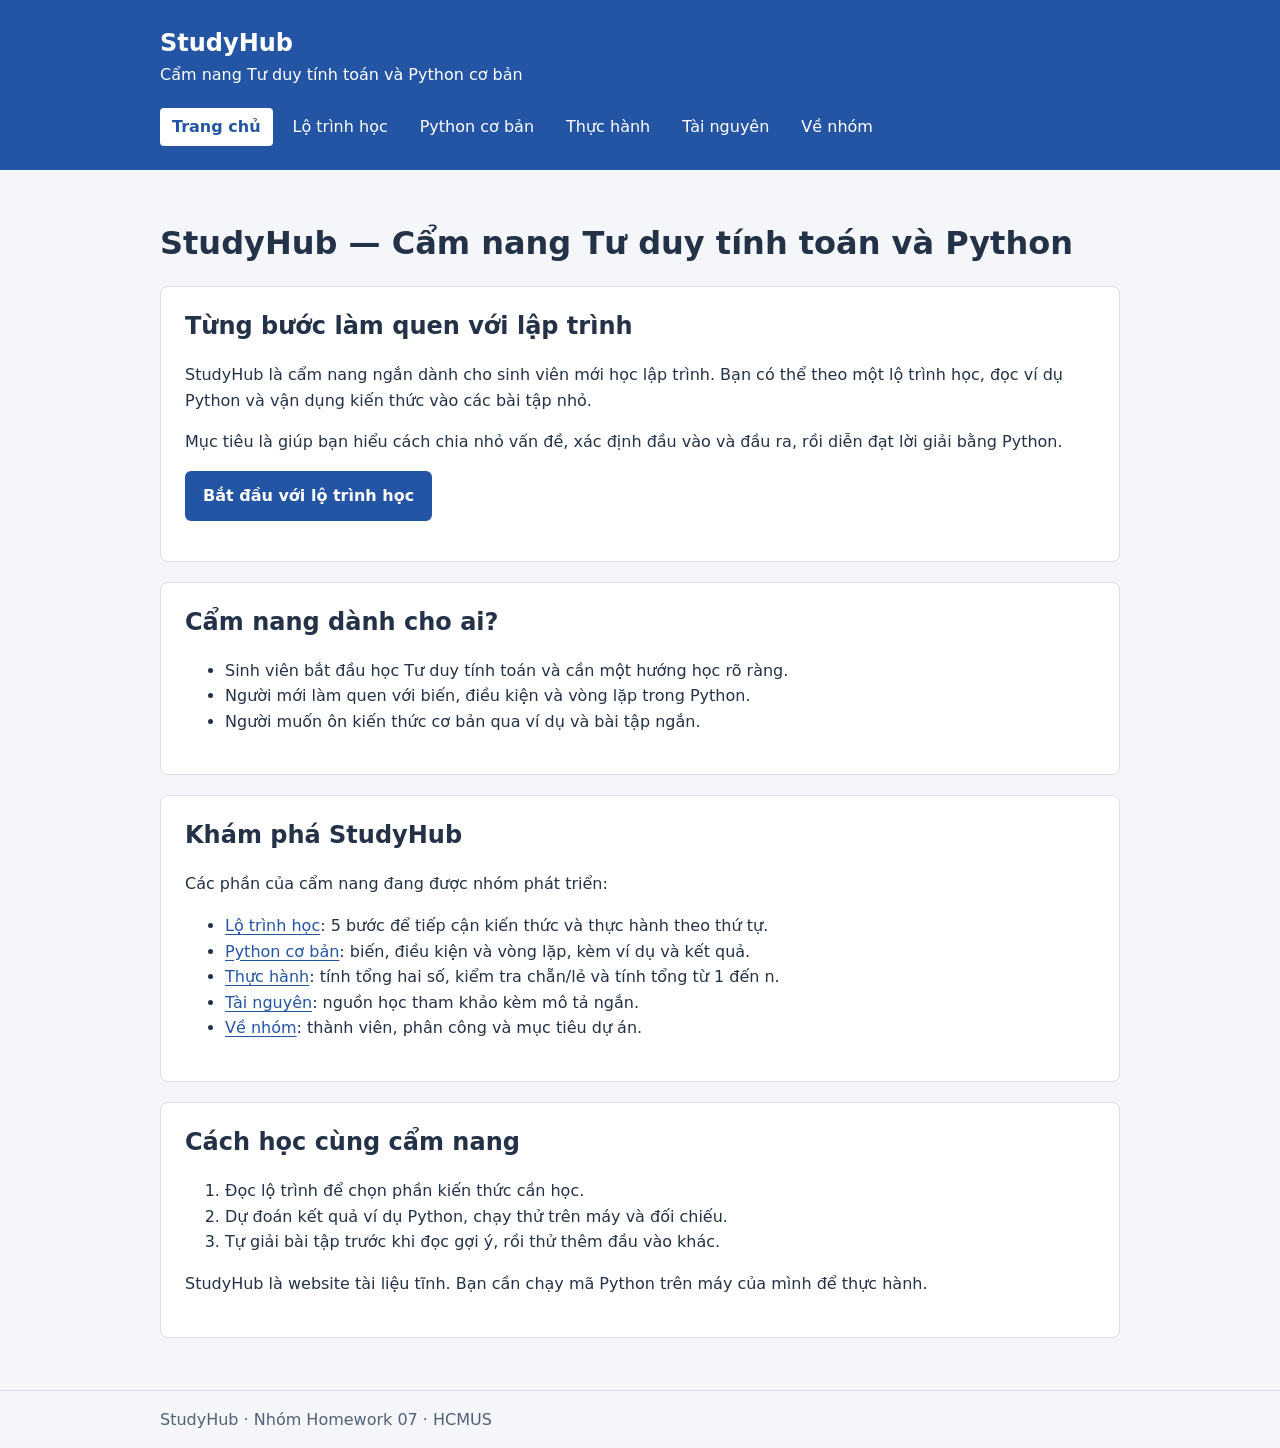
<file: index.html>
<!DOCTYPE html>
<html lang="vi">
<head>
  <meta charset="UTF-8">
  <meta name="viewport" content="width=device-width, initial-scale=1.0">
  <title>Trang chủ | StudyHub</title>
  <meta name="description" content="StudyHub giúp sinh viên mới học lập trình tiếp cận Tư duy tính toán và Python qua lộ trình, ví dụ và bài tập ngắn.">
  <link rel="stylesheet" href="assets/css/style.css">
</head>
<body>
  <header class="site-header">
    <div class="container">
      <p class="site-name">StudyHub</p>
      <p>Cẩm nang Tư duy tính toán và Python cơ bản</p>
      <nav class="site-nav" aria-label="Điều hướng chính">
        <ul>
          <li><a href="index.html" aria-current="page">Trang chủ</a></li>
          <li><a href="roadmap.html">Lộ trình học</a></li>
          <li><a href="python.html">Python cơ bản</a></li>
          <li><a href="practice.html">Thực hành</a></li>
          <li><a href="resources.html">Tài nguyên</a></li>
          <li><a href="about.html">Về nhóm</a></li>
        </ul>
      </nav>
    </div>
  </header>

  <main id="main-content" class="container">
    <h1>StudyHub — Cẩm nang Tư duy tính toán và Python</h1>
    <section class="panel" aria-labelledby="introduction">
      <h2 id="introduction">Từng bước làm quen với lập trình</h2>
      <p>StudyHub là cẩm nang ngắn dành cho sinh viên mới học lập trình. Bạn có thể theo một lộ trình học, đọc ví dụ Python và vận dụng kiến thức vào các bài tập nhỏ.</p>
      <p>Mục tiêu là giúp bạn hiểu cách chia nhỏ vấn đề, xác định đầu vào và đầu ra, rồi diễn đạt lời giải bằng Python.</p>
      <p><a class="button" href="roadmap.html">Bắt đầu với lộ trình học</a></p>
    </section>

    <section class="panel" aria-labelledby="audience">
      <h2 id="audience">Cẩm nang dành cho ai?</h2>
      <ul>
        <li>Sinh viên bắt đầu học Tư duy tính toán và cần một hướng học rõ ràng.</li>
        <li>Người mới làm quen với biến, điều kiện và vòng lặp trong Python.</li>
        <li>Người muốn ôn kiến thức cơ bản qua ví dụ và bài tập ngắn.</li>
      </ul>
    </section>

    <section class="panel" aria-labelledby="explore">
      <h2 id="explore">Khám phá StudyHub</h2>
      <p>Các phần của cẩm nang đang được nhóm phát triển:</p>
      <ul>
        <li><a href="roadmap.html">Lộ trình học</a>: 5 bước để tiếp cận kiến thức và thực hành theo thứ tự.</li>
        <li><a href="python.html">Python cơ bản</a>: biến, điều kiện và vòng lặp, kèm ví dụ và kết quả.</li>
        <li><a href="practice.html">Thực hành</a>: tính tổng hai số, kiểm tra chẵn/lẻ và tính tổng từ 1 đến n.</li>
        <li><a href="resources.html">Tài nguyên</a>: nguồn học tham khảo kèm mô tả ngắn.</li>
        <li><a href="about.html">Về nhóm</a>: thành viên, phân công và mục tiêu dự án.</li>
      </ul>
    </section>

    <section class="panel" aria-labelledby="learning-guide">
      <h2 id="learning-guide">Cách học cùng cẩm nang</h2>
      <ol>
        <li>Đọc lộ trình để chọn phần kiến thức cần học.</li>
        <li>Dự đoán kết quả ví dụ Python, chạy thử trên máy và đối chiếu.</li>
        <li>Tự giải bài tập trước khi đọc gợi ý, rồi thử thêm đầu vào khác.</li>
      </ol>
      <p>StudyHub là website tài liệu tĩnh. Bạn cần chạy mã Python trên máy của mình để thực hành.</p>
    </section>
  </main>

  <footer class="site-footer">
    <div class="container">
      <p>StudyHub · Nhóm Homework 07 · HCMUS</p>
    </div>
  </footer>
</body>
</html>
</file>
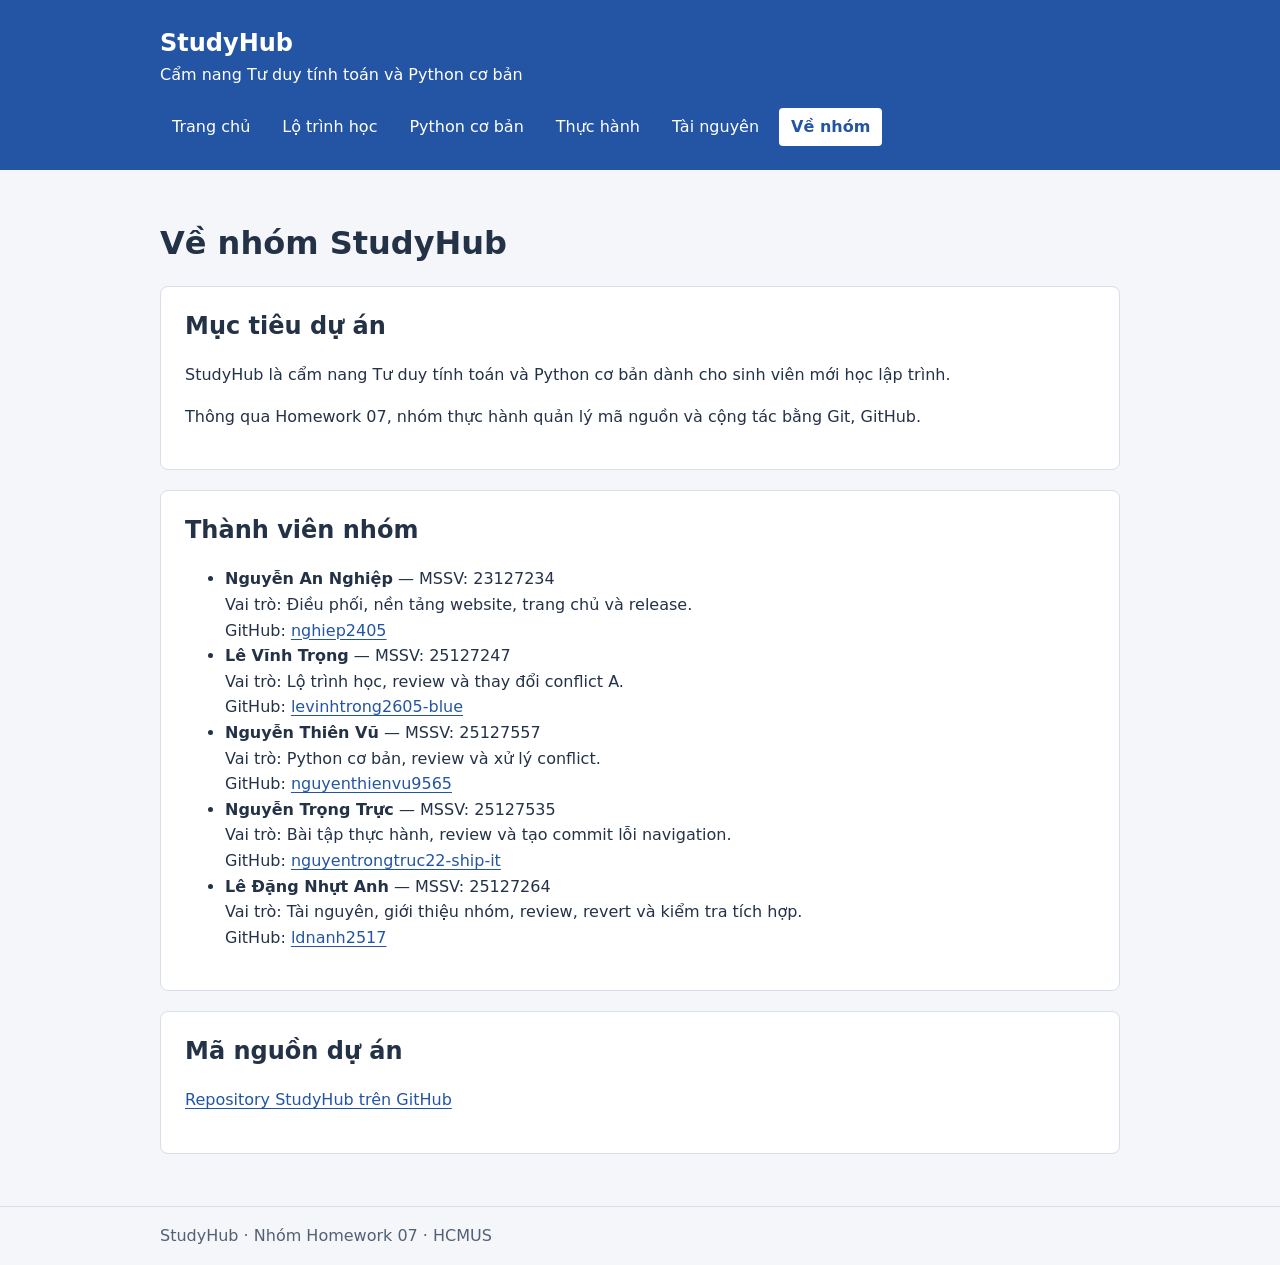
<file: about.html>
<!DOCTYPE html>
<html lang="vi">
<head>
  <meta charset="UTF-8">
  <meta name="viewport" content="width=device-width, initial-scale=1.0">
  <title>Về nhóm | StudyHub</title>
  <link rel="stylesheet" href="assets/css/style.css">
</head>
<body>
  <header class="site-header">
    <div class="container">
      <p class="site-name">StudyHub</p>
      <p>Cẩm nang Tư duy tính toán và Python cơ bản</p>
      <nav class="site-nav" aria-label="Điều hướng chính">
        <ul>
          <li><a href="index.html">Trang chủ</a></li>
          <li><a href="roadmap.html">Lộ trình học</a></li>
          <li><a href="python.html">Python cơ bản</a></li>
          <li><a href="practice.html">Thực hành</a></li>
          <li><a href="resources.html">Tài nguyên</a></li>
          <li><a href="about.html" aria-current="page">Về nhóm</a></li>
        </ul>
      </nav>
    </div>
  </header>

  <main id="main-content" class="container">
    <h1>Về nhóm StudyHub</h1>
    <section class="panel" aria-labelledby="project-goal">
      <h2 id="project-goal">Mục tiêu dự án</h2>
      <p>StudyHub là cẩm nang Tư duy tính toán và Python cơ bản dành cho sinh viên mới học lập trình.</p>
      <p>Thông qua Homework 07, nhóm thực hành quản lý mã nguồn và cộng tác bằng Git, GitHub.</p>
    </section>
    <section class="panel" aria-labelledby="team-members">
      <h2 id="team-members">Thành viên nhóm</h2>
      <ul>
        <li>
          <strong>Nguyễn An Nghiệp</strong> — MSSV: 23127234<br>
          Vai trò: Điều phối, nền tảng website, trang chủ và release.<br>
          GitHub: <a href="https://github.com/nghiep2405">nghiep2405</a>
        </li>
        <li>
          <strong>Lê Vĩnh Trọng</strong> — MSSV: 25127247<br>
          Vai trò: Lộ trình học, review và thay đổi conflict A.<br>
          GitHub: <a href="https://github.com/levinhtrong2605-blue">levinhtrong2605-blue</a>
        </li>
        <li>
          <strong>Nguyễn Thiên Vũ</strong> — MSSV: 25127557<br>
          Vai trò: Python cơ bản, review và xử lý conflict.<br>
          GitHub: <a href="https://github.com/nguyenthienvu9565">nguyenthienvu9565</a>
        </li>
        <li>
          <strong>Nguyễn Trọng Trực</strong> — MSSV: 25127535<br>
          Vai trò: Bài tập thực hành, review và tạo commit lỗi navigation.<br>
          GitHub: <a href="https://github.com/nguyentrongtruc22-ship-it">nguyentrongtruc22-ship-it</a>
        </li>
        <li>
          <strong>Lê Đặng Nhựt Anh</strong> — MSSV: 25127264<br>
          Vai trò: Tài nguyên, giới thiệu nhóm, review, revert và kiểm tra tích hợp.<br>
          GitHub: <a href="https://github.com/ldnanh2517">ldnanh2517</a>
        </li>
      </ul>
    </section>
    <section class="panel" aria-labelledby="project-link">
      <h2 id="project-link">Mã nguồn dự án</h2>
      <p><a href="https://github.com/nghiep2405/HOMEWORK-TDTT-GIT">Repository StudyHub trên GitHub</a></p>
    </section>
  </main>

  <footer class="site-footer">
    <div class="container">
      <p>StudyHub · Nhóm Homework 07 · HCMUS</p>
    </div>
  </footer>
</body>
</html>
</file>
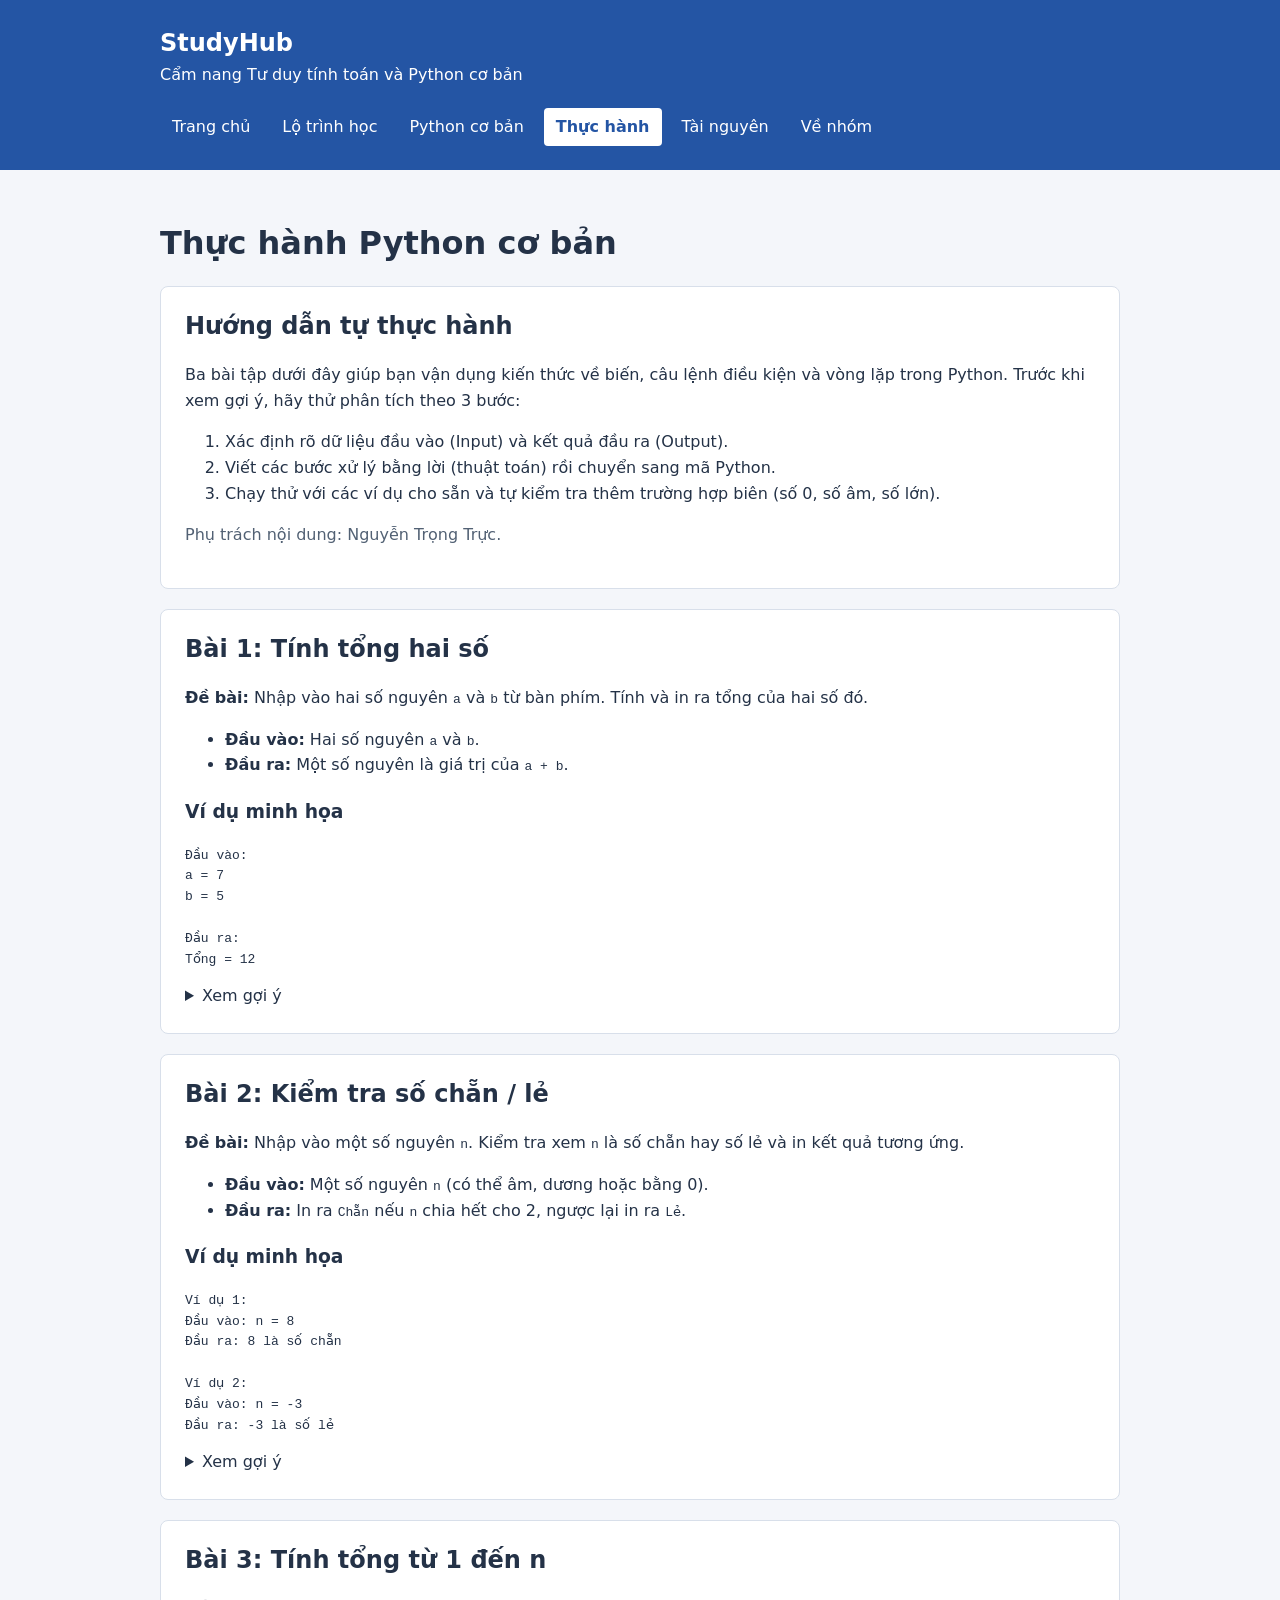
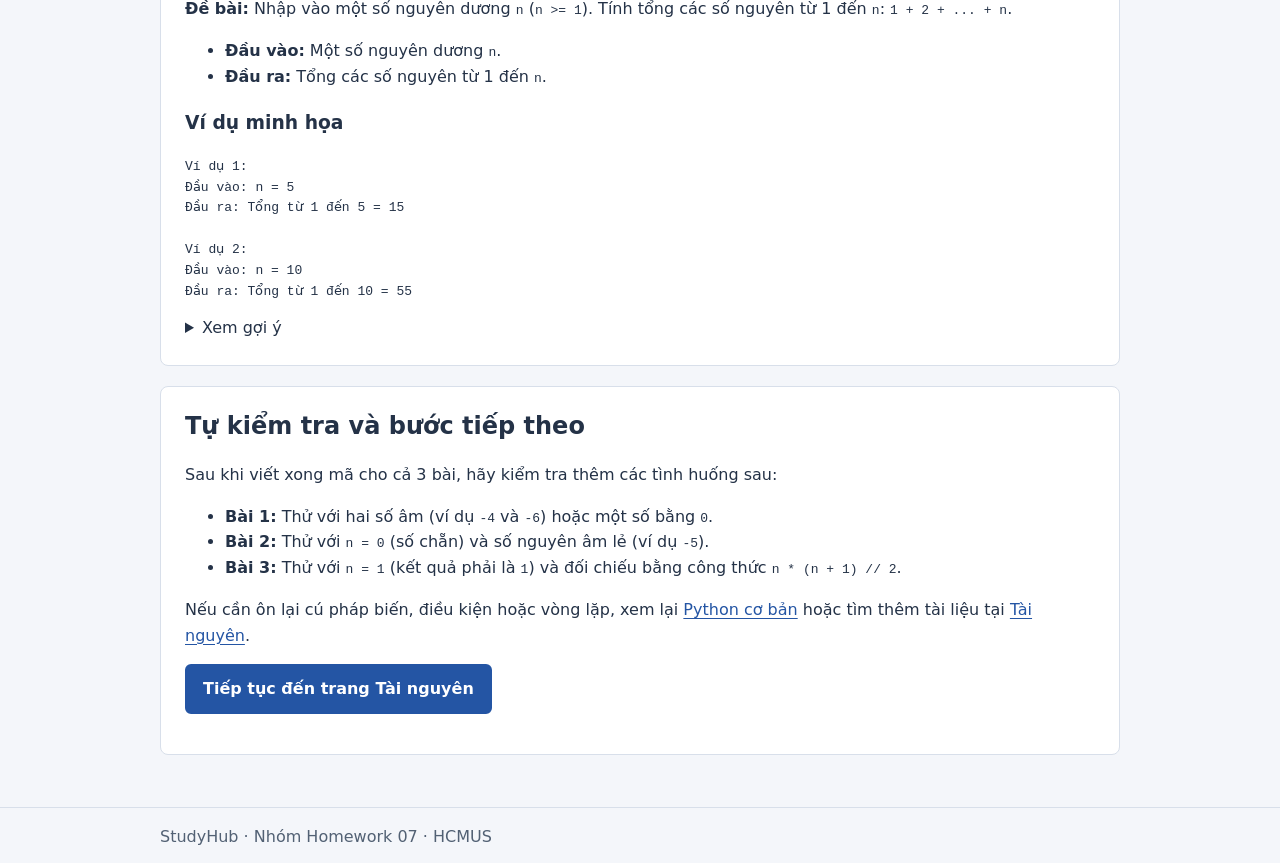
<file: practice.html>
<!DOCTYPE html>
<html lang="vi">
<head>
  <meta charset="UTF-8">
  <meta name="viewport" content="width=device-width, initial-scale=1.0">
  <title>Thực hành | StudyHub</title>
  <meta name="description" content="Ba bài tập Python cơ bản kèm ví dụ đầu vào, đầu ra và gợi ý tư duy giải quyết vấn đề dành cho sinh viên mới bắt đầu.">
  <link rel="stylesheet" href="assets/css/style.css">
</head>
<body>
  <header class="site-header">
    <div class="container">
      <p class="site-name">StudyHub</p>
      <p>Cẩm nang Tư duy tính toán và Python cơ bản</p>
      <nav class="site-nav" aria-label="Điều hướng chính">
        <ul>
          <li><a href="index.html">Trang chủ</a></li>
          <li><a href="roadmap.html">Lộ trình học</a></li>
          <li><a href="python.html">Python cơ bản</a></li>
          <li><a href="practice.html" aria-current="page">Thực hành</a></li>
          <li><a href="resources.html">Tài nguyên</a></li>
          <li><a href="about.html">Về nhóm</a></li>
        </ul>
      </nav>
    </div>
  </header>

  <main id="main-content" class="container">
    <h1>Thực hành Python cơ bản</h1>

    <section class="panel" aria-labelledby="practice-intro">
      <h2 id="practice-intro">Hướng dẫn tự thực hành</h2>
      <p>Ba bài tập dưới đây giúp bạn vận dụng kiến thức về biến, câu lệnh điều kiện và vòng lặp trong Python. Trước khi xem gợi ý, hãy thử phân tích theo 3 bước:</p>
      <ol>
        <li>Xác định rõ dữ liệu đầu vào (Input) và kết quả đầu ra (Output).</li>
        <li>Viết các bước xử lý bằng lời (thuật toán) rồi chuyển sang mã Python.</li>
        <li>Chạy thử với các ví dụ cho sẵn và tự kiểm tra thêm trường hợp biên (số 0, số âm, số lớn).</li>
      </ol>
      <p class="page-owner">Phụ trách nội dung: Nguyễn Trọng Trực.</p>
    </section>

    <section class="panel" aria-labelledby="exercise-1">
      <h2 id="exercise-1">Bài 1: Tính tổng hai số</h2>
      <p><strong>Đề bài:</strong> Nhập vào hai số nguyên <code>a</code> và <code>b</code> từ bàn phím. Tính và in ra tổng của hai số đó.</p>
      <ul>
        <li><strong>Đầu vào:</strong> Hai số nguyên <code>a</code> và <code>b</code>.</li>
        <li><strong>Đầu ra:</strong> Một số nguyên là giá trị của <code>a + b</code>.</li>
      </ul>
      <h3>Ví dụ minh họa</h3>
      <pre><code>Đầu vào:
a = 7
b = 5

Đầu ra:
Tổng = 12</code></pre>
      <details>
        <summary>Xem gợi ý</summary>
        <p>Dùng <code>int(input())</code> để đọc và chuyển đổi dữ liệu nhập từ chuỗi (<code>str</code>) sang số nguyên (<code>int</code>), sau đó tính <code>tong = a + b</code> và dùng <code>print()</code> để hiển thị kết quả.</p>
      </details>
    </section>

    <section class="panel" aria-labelledby="exercise-2">
      <h2 id="exercise-2">Bài 2: Kiểm tra số chẵn / lẻ</h2>
      <p><strong>Đề bài:</strong> Nhập vào một số nguyên <code>n</code>. Kiểm tra xem <code>n</code> là số chẵn hay số lẻ và in kết quả tương ứng.</p>
      <ul>
        <li><strong>Đầu vào:</strong> Một số nguyên <code>n</code> (có thể âm, dương hoặc bằng 0).</li>
        <li><strong>Đầu ra:</strong> In ra <code>Chẵn</code> nếu <code>n</code> chia hết cho 2, ngược lại in ra <code>Lẻ</code>.</li>
      </ul>
      <h3>Ví dụ minh họa</h3>
      <pre><code>Ví dụ 1:
Đầu vào: n = 8
Đầu ra: 8 là số chẵn

Ví dụ 2:
Đầu vào: n = -3
Đầu ra: -3 là số lẻ</code></pre>
      <details>
        <summary>Xem gợi ý</summary>
        <p>Sử dụng toán tử chia lấy dư <code>%</code> kết hợp câu lệnh <code>if ... else</code>: nếu <code>n % 2 == 0</code> thì <code>n</code> là số chẵn, ngược lại là số lẻ.</p>
      </details>
    </section>

    <section class="panel" aria-labelledby="exercise-3">
      <h2 id="exercise-3">Bài 3: Tính tổng từ 1 đến n</h2>
      <p><strong>Đề bài:</strong> Nhập vào một số nguyên dương <code>n</code> (<code>n &gt;= 1</code>). Tính tổng các số nguyên từ 1 đến <code>n</code>: <code>1 + 2 + ... + n</code>.</p>
      <ul>
        <li><strong>Đầu vào:</strong> Một số nguyên dương <code>n</code>.</li>
        <li><strong>Đầu ra:</strong> Tổng các số nguyên từ 1 đến <code>n</code>.</li>
      </ul>
      <h3>Ví dụ minh họa</h3>
      <pre><code>Ví dụ 1:
Đầu vào: n = 5
Đầu ra: Tổng từ 1 đến 5 = 15

Ví dụ 2:
Đầu vào: n = 10
Đầu ra: Tổng từ 1 đến 10 = 55</code></pre>
      <details>
        <summary>Xem gợi ý</summary>
        <p>Khởi tạo biến <code>tong = 0</code>, dùng vòng lặp <code>for i in range(1, n + 1):</code> và cộng dồn <code>tong += i</code>. Lưu ý <code>range(1, n + 1)</code> dừng trước <code>n + 1</code> nên sẽ chạy đủ từ 1 đến <code>n</code>.</p>
      </details>
    </section>

    <section class="panel" aria-labelledby="self-check">
      <h2 id="self-check">Tự kiểm tra và bước tiếp theo</h2>
      <p>Sau khi viết xong mã cho cả 3 bài, hãy kiểm tra thêm các tình huống sau:</p>
      <ul>
        <li><strong>Bài 1:</strong> Thử với hai số âm (ví dụ <code>-4</code> và <code>-6</code>) hoặc một số bằng <code>0</code>.</li>
        <li><strong>Bài 2:</strong> Thử với <code>n = 0</code> (số chẵn) và số nguyên âm lẻ (ví dụ <code>-5</code>).</li>
        <li><strong>Bài 3:</strong> Thử với <code>n = 1</code> (kết quả phải là <code>1</code>) và đối chiếu bằng công thức <code>n * (n + 1) // 2</code>.</li>
      </ul>
      <p>Nếu cần ôn lại cú pháp biến, điều kiện hoặc vòng lặp, xem lại <a href="python.html">Python cơ bản</a> hoặc tìm thêm tài liệu tại <a href="resources.html">Tài nguyên</a>.</p>
      <p><a class="button" href="resources.html">Tiếp tục đến trang Tài nguyên</a></p>
    </section>
  </main>

  <footer class="site-footer">
    <div class="container">
      <p>StudyHub · Nhóm Homework 07 · HCMUS</p>
    </div>
  </footer>
</body>
</html>
</file>
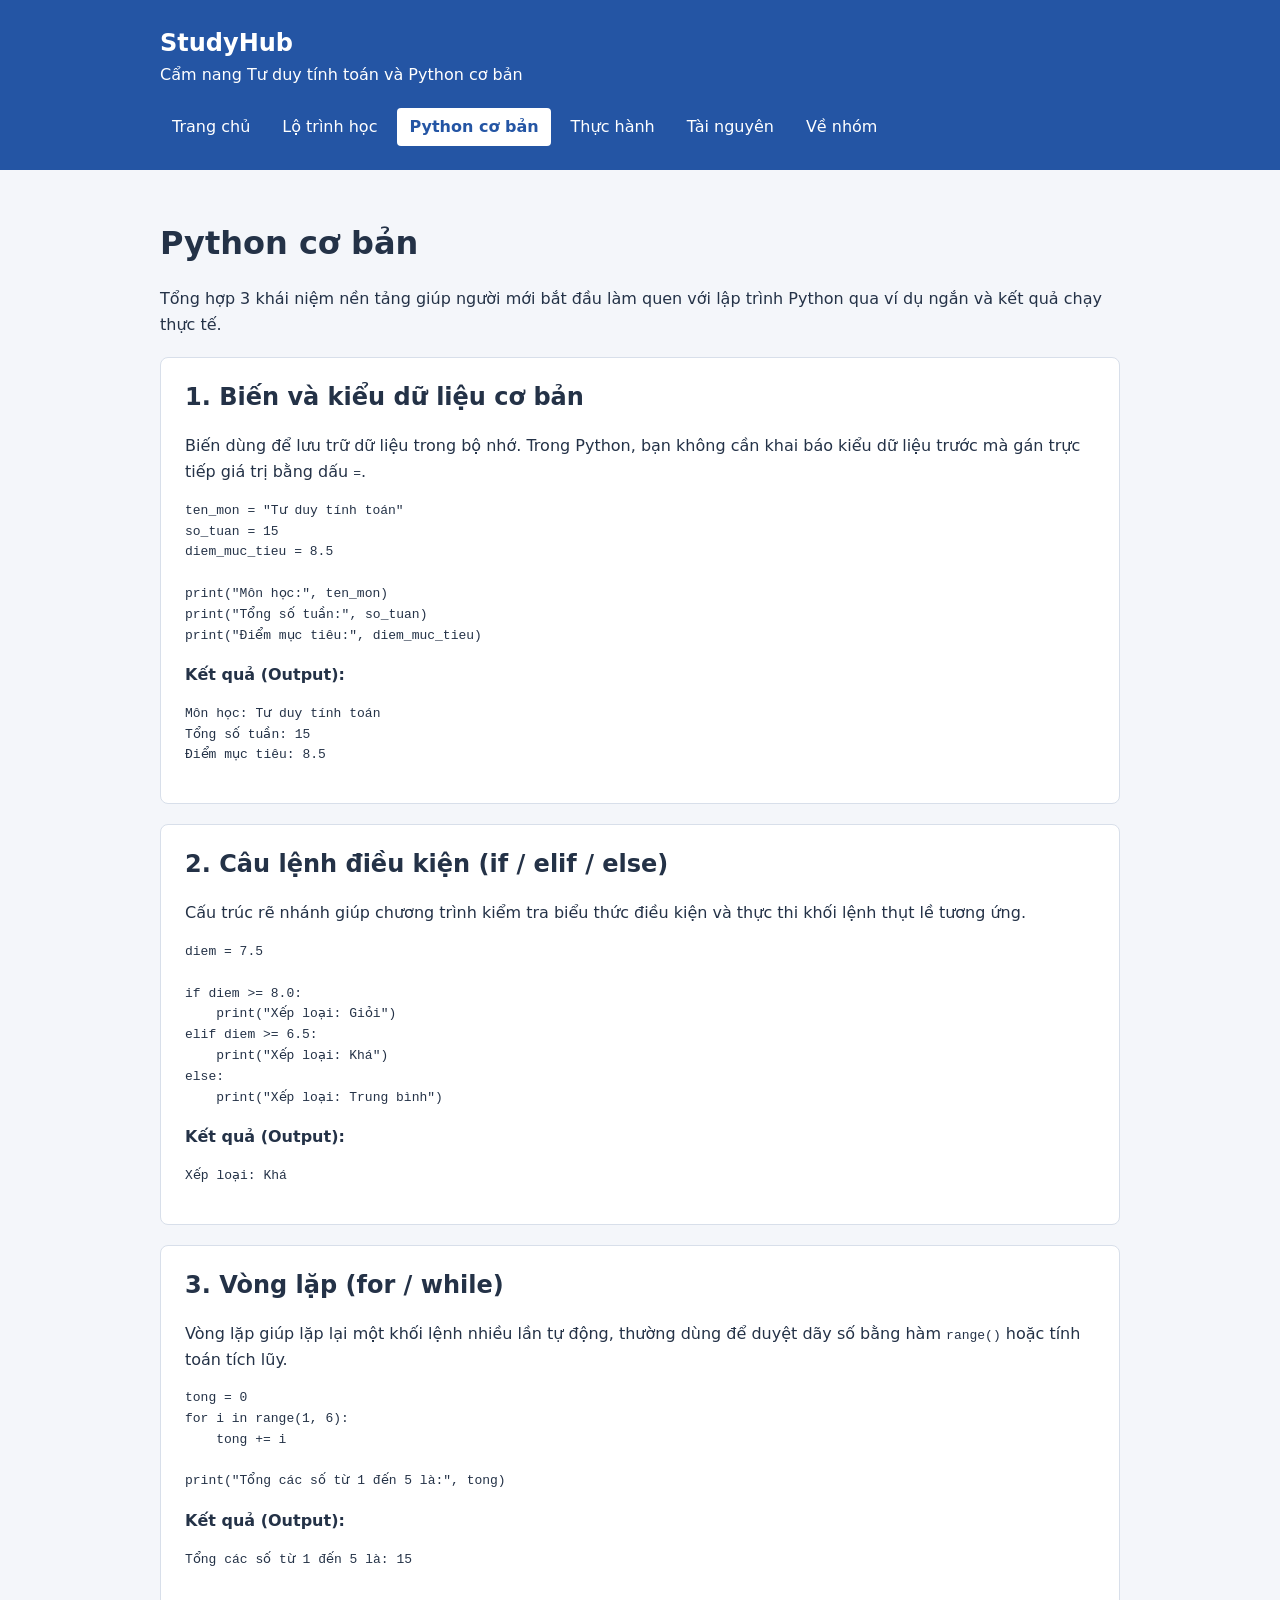
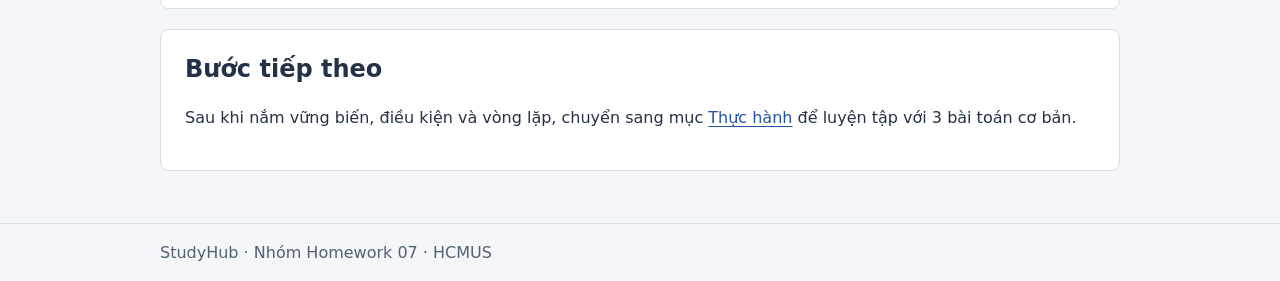
<file: python.html>
<!DOCTYPE html>
<html lang="vi">
<head>
  <meta charset="UTF-8">
  <meta name="viewport" content="width=device-width, initial-scale=1.0">
  <title>Python cơ bản | StudyHub</title>
  <link rel="stylesheet" href="assets/css/style.css">
</head>
<body>
  <header class="site-header">
    <div class="container">
      <p class="site-name">StudyHub</p>
      <p>Cẩm nang Tư duy tính toán và Python cơ bản</p>
      <nav class="site-nav" aria-label="Điều hướng chính">
        <ul>
          <li><a href="index.html">Trang chủ</a></li>
          <li><a href="roadmap.html">Lộ trình học</a></li>
          <li><a href="python.html" aria-current="page">Python cơ bản</a></li>
          <li><a href="practice.html">Thực hành</a></li>
          <li><a href="resources.html">Tài nguyên</a></li>
          <li><a href="about.html">Về nhóm</a></li>
        </ul>
      </nav>
    </div>
  </header>

  <main id="main-content" class="container">
    <h1>Python cơ bản</h1>
    <p>Tổng hợp 3 khái niệm nền tảng giúp người mới bắt đầu làm quen với lập trình Python qua ví dụ ngắn và kết quả chạy thực tế.</p>

    <section class="panel" aria-labelledby="variables">
      <h2 id="variables">1. Biến và kiểu dữ liệu cơ bản</h2>
      <p>Biến dùng để lưu trữ dữ liệu trong bộ nhớ. Trong Python, bạn không cần khai báo kiểu dữ liệu trước mà gán trực tiếp giá trị bằng dấu <code>=</code>.</p>
      <pre><code>ten_mon = "Tư duy tính toán"
so_tuan = 15
diem_muc_tieu = 8.5

print("Môn học:", ten_mon)
print("Tổng số tuần:", so_tuan)
print("Điểm mục tiêu:", diem_muc_tieu)</code></pre>
      <p><strong>Kết quả (Output):</strong></p>
      <pre><code>Môn học: Tư duy tính toán
Tổng số tuần: 15
Điểm mục tiêu: 8.5</code></pre>
    </section>

    <section class="panel" aria-labelledby="conditions">
      <h2 id="conditions">2. Câu lệnh điều kiện (if / elif / else)</h2>
      <p>Cấu trúc rẽ nhánh giúp chương trình kiểm tra biểu thức điều kiện và thực thi khối lệnh thụt lề tương ứng.</p>
      <pre><code>diem = 7.5

if diem >= 8.0:
    print("Xếp loại: Giỏi")
elif diem >= 6.5:
    print("Xếp loại: Khá")
else:
    print("Xếp loại: Trung bình")</code></pre>
      <p><strong>Kết quả (Output):</strong></p>
      <pre><code>Xếp loại: Khá</code></pre>
    </section>

    <section class="panel" aria-labelledby="loops">
      <h2 id="loops">3. Vòng lặp (for / while)</h2>
      <p>Vòng lặp giúp lặp lại một khối lệnh nhiều lần tự động, thường dùng để duyệt dãy số bằng hàm <code>range()</code> hoặc tính toán tích lũy.</p>
      <pre><code>tong = 0
for i in range(1, 6):
    tong += i

print("Tổng các số từ 1 đến 5 là:", tong)</code></pre>
      <p><strong>Kết quả (Output):</strong></p>
      <pre><code>Tổng các số từ 1 đến 5 là: 15</code></pre>
    </section>

    <section class="panel" aria-labelledby="next-step">
      <h2 id="next-step">Bước tiếp theo</h2>
      <p>Sau khi nắm vững biến, điều kiện và vòng lặp, chuyển sang mục <a href="practice.html">Thực hành</a> để luyện tập với 3 bài toán cơ bản.</p>
    </section>
  </main>

  <footer class="site-footer">
    <div class="container">
      <p>StudyHub · Nhóm Homework 07 · HCMUS</p>
    </div>
  </footer>
</body>
</html>
</file>
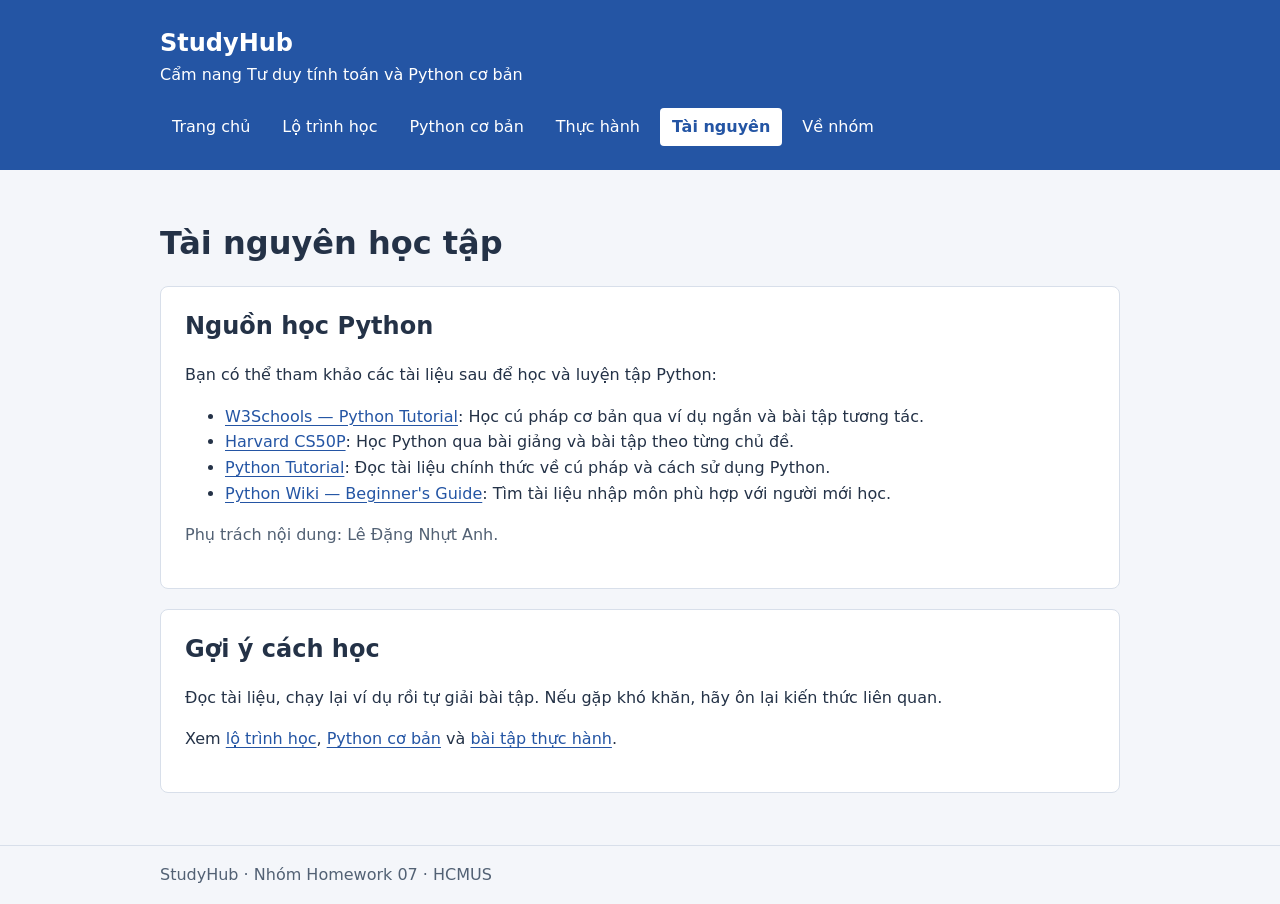
<file: resources.html>
<!DOCTYPE html>
<html lang="vi">
<head>
  <meta charset="UTF-8">
  <meta name="viewport" content="width=device-width, initial-scale=1.0">
  <title>Tài nguyên | StudyHub</title>
  <link rel="stylesheet" href="assets/css/style.css">
</head>
<body>
  <header class="site-header">
    <div class="container">
      <p class="site-name">StudyHub</p>
      <p>Cẩm nang Tư duy tính toán và Python cơ bản</p>
      <nav class="site-nav" aria-label="Điều hướng chính">
        <ul>
          <li><a href="index.html">Trang chủ</a></li>
          <li><a href="roadmap.html">Lộ trình học</a></li>
          <li><a href="python.html">Python cơ bản</a></li>
          <li><a href="practice.html">Thực hành</a></li>
          <li><a href="resources.html" aria-current="page">Tài nguyên</a></li>
          <li><a href="about.html">Về nhóm</a></li>
        </ul>
      </nav>
    </div>
  </header>

  <main id="main-content" class="container">
    <h1>Tài nguyên học tập</h1>
    <section class="panel" aria-labelledby="resource-list">
      <h2 id="resource-list">Nguồn học Python</h2>
      <p>Bạn có thể tham khảo các tài liệu sau để học và luyện tập Python:</p>
      <ul>
        <li><a href="https://www.w3schools.com/python/">W3Schools — Python Tutorial</a>: Học cú pháp cơ bản qua ví dụ ngắn và bài tập tương tác.</li>
        <li><a href="https://cs50.harvard.edu/python/">Harvard CS50P</a>: Học Python qua bài giảng và bài tập theo từng chủ đề.</li>
        <li><a href="https://docs.python.org/3/tutorial/">Python Tutorial</a>: Đọc tài liệu chính thức về cú pháp và cách sử dụng Python.</li>
        <li><a href="https://wiki.python.org/moin/BeginnersGuide">Python Wiki — Beginner's Guide</a>: Tìm tài liệu nhập môn phù hợp với người mới học.</li>
      </ul>
      <p class="page-owner">Phụ trách nội dung: Lê Đặng Nhựt Anh.</p>
    </section>
    <section class="panel" aria-labelledby="next-step">
      <h2 id="next-step">Gợi ý cách học</h2>
      <p>Đọc tài liệu, chạy lại ví dụ rồi tự giải bài tập. Nếu gặp khó khăn, hãy ôn lại kiến thức liên quan.</p>
      <p>Xem <a href="roadmap.html">lộ trình học</a>, <a href="python.html">Python cơ bản</a> và <a href="practice.html">bài tập thực hành</a>.</p>
    </section>
  </main>

  <footer class="site-footer">
    <div class="container">
      <p>StudyHub · Nhóm Homework 07 · HCMUS</p>
    </div>
  </footer>
</body>
</html>
</file>
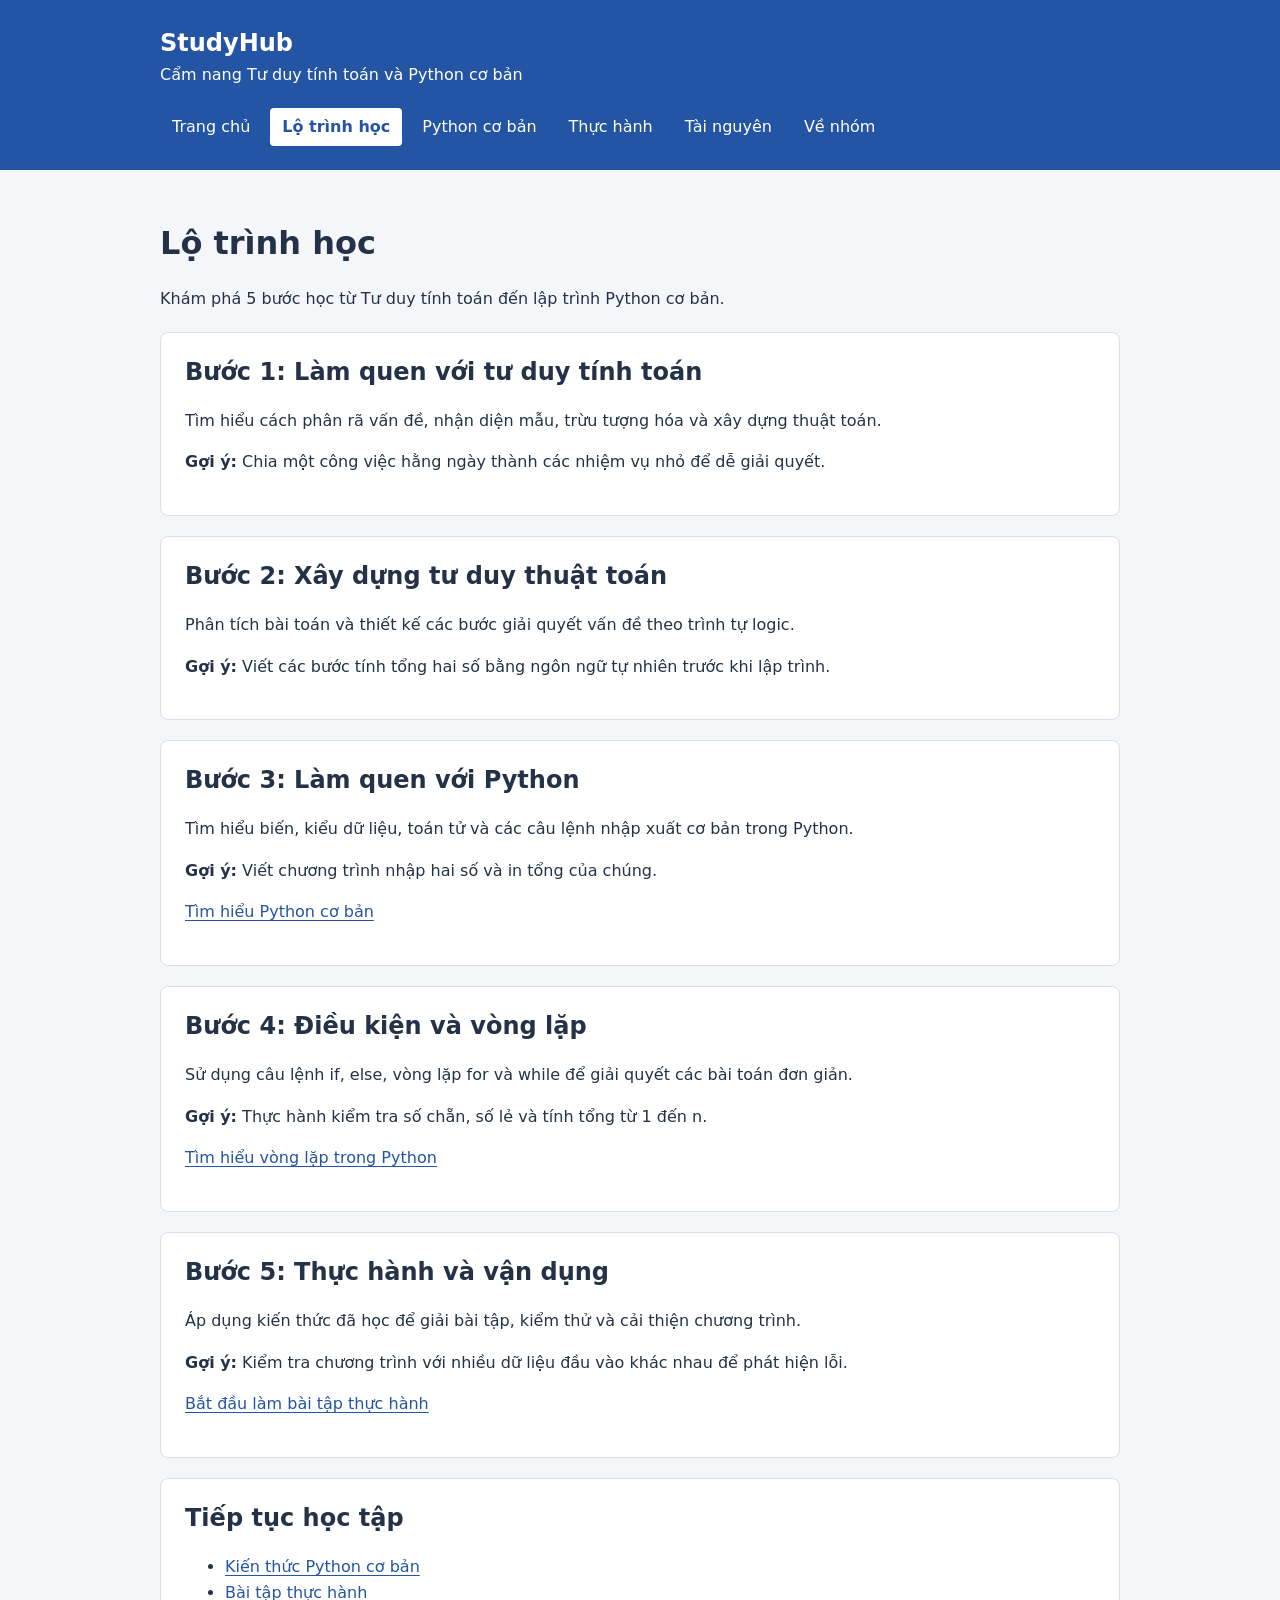
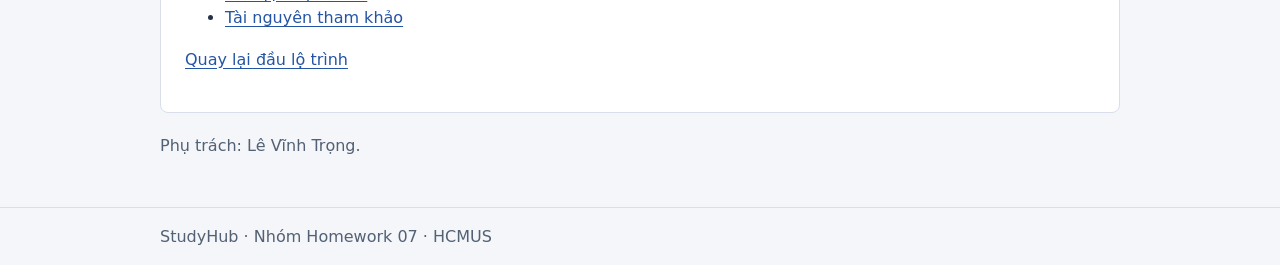
<file: roadmap.html>
<!DOCTYPE html>
<html lang="vi">
<head>
  <meta charset="UTF-8">
  <meta name="viewport" content="width=device-width, initial-scale=1.0">
  <title>Lộ trình học | StudyHub</title>
  <link rel="stylesheet" href="assets/css/style.css">
</head>
<body>
  <header class="site-header">
    <div class="container">
      <p class="site-name">StudyHub</p>
      <p>Cẩm nang Tư duy tính toán và Python cơ bản</p>
      <nav class="site-nav" aria-label="Điều hướng chính">
        <ul>
          <li><a href="index.html">Trang chủ</a></li>
          <li><a href="roadmap.html" aria-current="page">Lộ trình học</a></li>
          <li><a href="python.html">Python cơ bản</a></li>
          <li><a href="practice.html">Thực hành</a></li>
          <li><a href="resources.html">Tài nguyên</a></li>
          <li><a href="about.html">Về nhóm</a></li>
        </ul>
      </nav>
    </div>
  </header>

  <main id="main-content" class="container">
    <h1>Lộ trình học</h1>

    <p>Khám phá 5 bước học từ Tư duy tính toán đến lập trình Python cơ bản.</p>

    <section class="panel" id="computational-thinking">
      <h2>Bước 1: Làm quen với tư duy tính toán</h2>
      <p>Tìm hiểu cách phân rã vấn đề, nhận diện mẫu, trừu tượng hóa và xây dựng thuật toán.</p>
      <p><strong>Gợi ý:</strong> Chia một công việc hằng ngày thành các nhiệm vụ nhỏ để dễ giải quyết.</p>
    </section>

    <section class="panel" id="algorithm">
      <h2>Bước 2: Xây dựng tư duy thuật toán</h2>
      <p>Phân tích bài toán và thiết kế các bước giải quyết vấn đề theo trình tự logic.</p>
      <p><strong>Gợi ý:</strong> Viết các bước tính tổng hai số bằng ngôn ngữ tự nhiên trước khi lập trình.</p>
    </section>

    <section class="panel" id="python-basics">
      <h2>Bước 3: Làm quen với Python</h2>
      <p>Tìm hiểu biến, kiểu dữ liệu, toán tử và các câu lệnh nhập xuất cơ bản trong Python.</p>
      <p><strong>Gợi ý:</strong> Viết chương trình nhập hai số và in tổng của chúng.</p>
      <p><a href="python.html">Tìm hiểu Python cơ bản</a></p>
    </section>

    <section class="panel" id="conditions-and-loops">
      <h2>Bước 4: Điều kiện và vòng lặp</h2>
      <p>Sử dụng câu lệnh if, else, vòng lặp for và while để giải quyết các bài toán đơn giản.</p>
      <p><strong>Gợi ý:</strong> Thực hành kiểm tra số chẵn, số lẻ và tính tổng từ 1 đến n.</p>
      <p><a href="python.html#loops">Tìm hiểu vòng lặp trong Python</a></p>
    </section>

    <section class="panel" id="practice">
      <h2>Bước 5: Thực hành và vận dụng</h2>
      <p>Áp dụng kiến thức đã học để giải bài tập, kiểm thử và cải thiện chương trình.</p>
      <p><strong>Gợi ý:</strong> Kiểm tra chương trình với nhiều dữ liệu đầu vào khác nhau để phát hiện lỗi.</p>
      <p><a href="practice.html">Bắt đầu làm bài tập thực hành</a></p>
    </section>

    <section class="panel">
      <h2>Tiếp tục học tập</h2>
      <ul>
        <li><a href="python.html">Kiến thức Python cơ bản</a></li>
        <li><a href="practice.html">Bài tập thực hành</a></li>
        <li><a href="resources.html">Tài nguyên tham khảo</a></li>
      </ul>
      <p><a href="#main-content">Quay lại đầu lộ trình</a></p>
    </section>

    <p class="page-owner">Phụ trách: Lê Vĩnh Trọng.</p>
  </main>

  <footer class="site-footer">
    <div class="container">
      <p>StudyHub · Nhóm Homework 07 · HCMUS</p>
    </div>
  </footer>
</body>
</html>
</file>
<file: assets/css/style.css>
:root {
  --primary: #2455a4;
  --text: #243247;
  --muted: #526174;
  --background: #f4f6fa;
  --border: #d8dfea;
}

* {
  box-sizing: border-box;
}

body {
  margin: 0;
  color: var(--text);
  background: var(--background);
  font-family: system-ui, sans-serif;
  line-height: 1.6;
}

.container {
  width: 92%;
  max-width: 960px;
  margin: 0 auto;
}

.site-header {
  padding: 24px 0;
  color: #fff;
  background: var(--primary);
}

.site-header p {
  margin: 0;
}

.site-name {
  font-size: 1.5rem;
  font-weight: 700;
}

.site-nav ul {
  display: flex;
  flex-wrap: wrap;
  gap: 8px;
  margin: 20px 0 0;
  padding: 0;
  list-style: none;
}

.site-nav a {
  display: block;
  padding: 6px 12px;
  border-radius: 4px;
  color: #fff;
  text-decoration: none;
}

.site-nav a:hover,
.site-nav a[aria-current="page"] {
  color: var(--primary);
  background: #fff;
}

.site-nav a[aria-current="page"] {
  font-weight: 700;
}

.site-nav a:focus-visible {
  outline-color: #fff;
}

main.container {
  padding: 32px 0;
}

h1, h2 {
  line-height: 1.3;
}

a {
  color: var(--primary);
  text-underline-offset: 3px;
}

a:hover {
  text-decoration-thickness: 2px;
}

a:focus-visible {
  outline: 2px solid var(--primary);
  outline-offset: 4px;
}

.button {
  display: inline-block;
  padding: 10px 16px;
  border: 2px solid var(--primary);
  border-radius: 6px;
  color: #fff;
  background: var(--primary);
  font-weight: 600;
  text-decoration: none;
}

.button:hover {
  color: var(--primary);
  background: #fff;
}

.panel {
  margin: 20px 0;
  padding: 24px;
  border: 1px solid var(--border);
  border-radius: 8px;
  background: #fff;
}

.panel h2 {
  margin-top: 0;
}

.page-owner {
  color: var(--muted);
}

.site-footer {
  padding: 16px 0;
  border-top: 1px solid var(--border);
  color: var(--muted);
}

.site-footer p {
  margin: 0;
}
</file>
